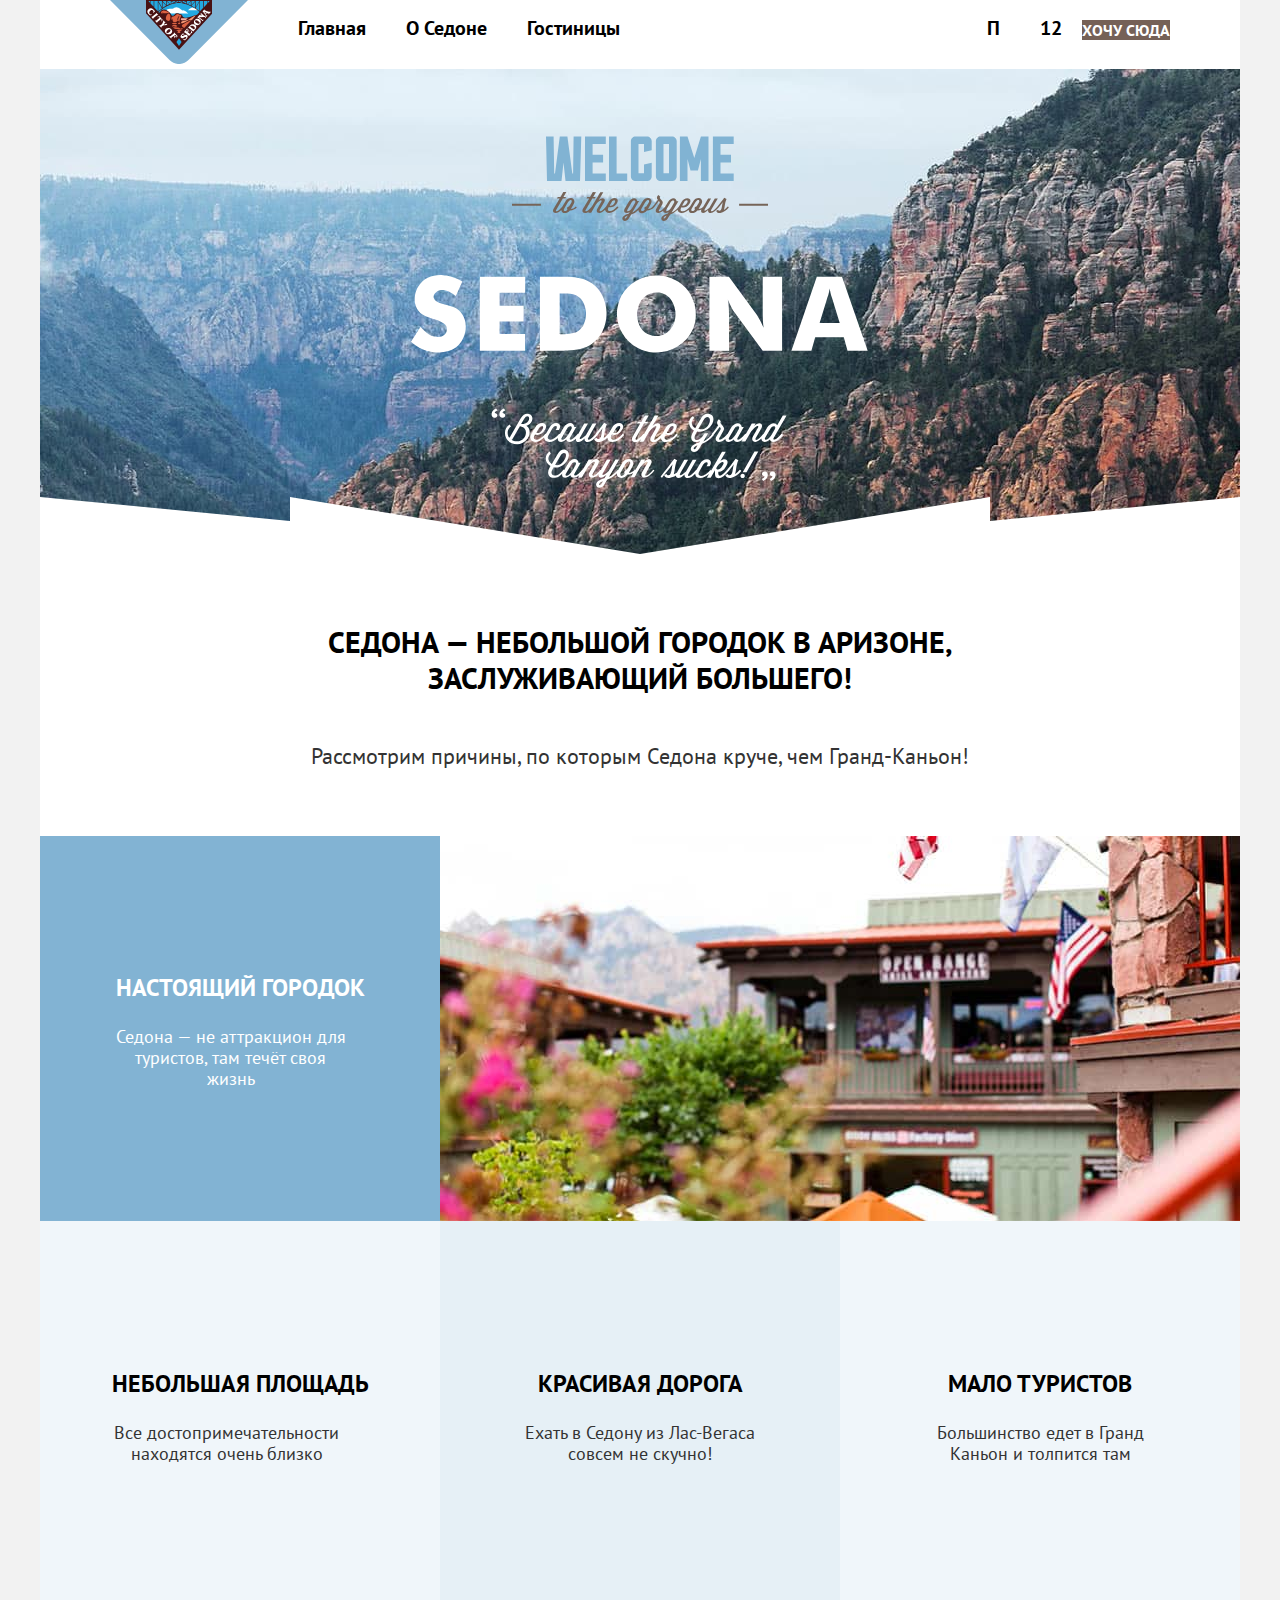
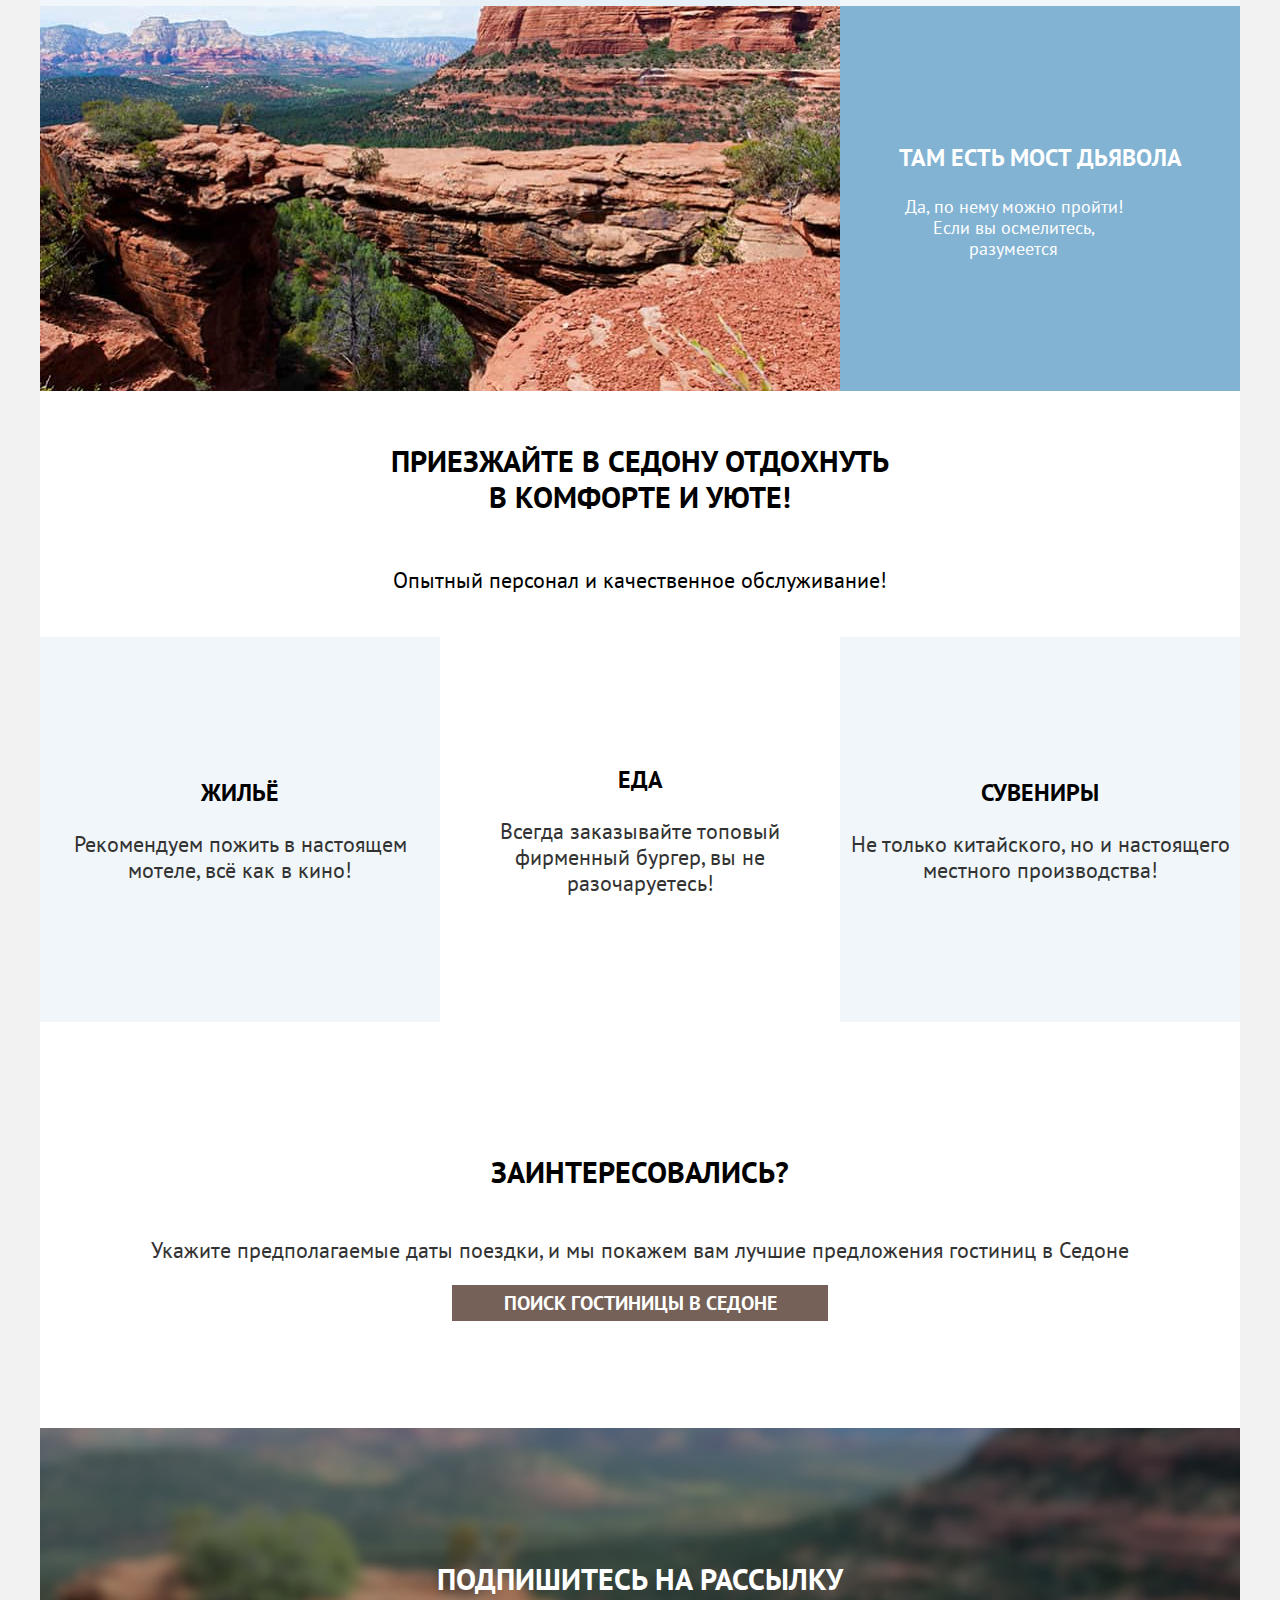
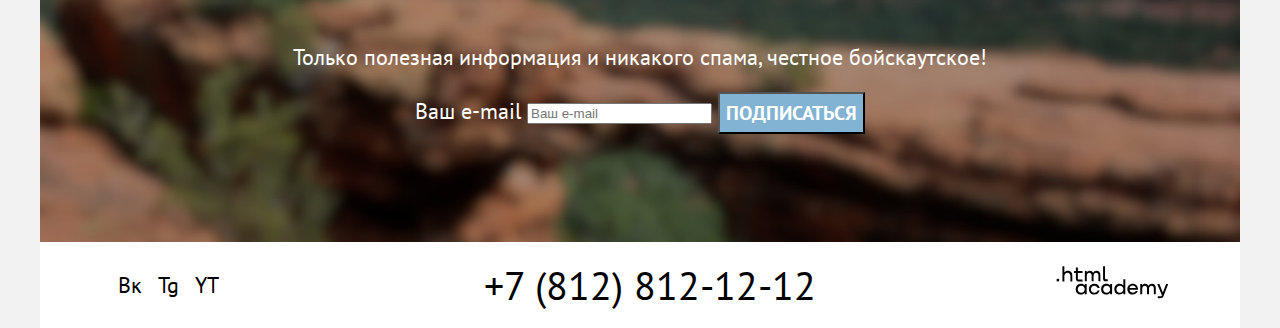
<file: index.html>
<!doctype html>
<html lang="ru">
  <head>
    <meta charset="utf-8" />
    <title>Седона</title>
    <link rel="stylesheet" href = "styles/styles.css">
  </head>

  <body>
    <div class = "page-wrapper">
    <header class = "page-header">
      <nav class = "navigation">
        <a class = "page-logo-link" href = "index.html">
          <img class = "page-logo" src = "images/logo/logo-cite.svg" alt = "Логотип сайта про город Седона" width="138" height="64">
        </a>
        <ul class = "navigation-list">
          <li class = "navigation-item">
            <a class = "navigation-link " href = "index.html" aria-current="page">Главная</a>
          </li>
          <li class = "navigation-item">
            <a class = "navigation-link" href = "#">О Седоне</a>
          </li>
          <li class = "navigation-item">
            <a class = "navigation-link" href = "catalog.html">Гостиницы</a>
          </li>
        </ul>
        <ul class = "navigation-list navigation-user">
          <li class = "navigation-item">
            <a class = "navigation-link" href = "#">
              <span class = "visually-hidden">
              П<!-- Поиск -->
              </span>
            </a>
          </li>
          <li class = "navigation-item">
            <a class = "navigation-link" href = "#">
              <span class = "visually-hidden">
                <!-- Избранное -->
              </span>
              <span class = "in-priorety">
                12
              </span>
              <span class = "visually-hidden">
                <!-- гостиниц в избранном -->
              </span>
            </a>
          </li>
          <li class = "navigation-item">
            <a class = "btn btn-want-here" href = "#">Хочу сюда</a>
          </li>
        </ul>
        </nav>
    </header>
    <main class = "main-index main-container">
      <section class = "index-welcome">
        <h1 class = "visually-hidden" hidden>Сайт о Седоне</h1>
        <!-- <img class = "welcome-img-nature" src = "images/index-welcome-background.jpg" alt = "Пейзаж гор Седоны" width="1200" height="485"> -->
        <img class = "welcome-img-text" src = "images/index-text-welcome.svg" alt = "Welcome to the gorgeous Sedona, because the Grand Canyon sucks!" width="458" height="352">
        </section>
      <section class = "description">
        <h2 class = "description-title">Седона — небольшой городок в Аризоне,<br>
        заслуживающий большего!</h2>
        <p class = "description-text">Рассмотрим причины, по которым Седона круче, чем Гранд-Каньон!</p>
        </section>
      <section class = "advantages">
        <h2 class = "visually-hidden" hidden>Преимущества города Седона </h2>
        <ul class = "advantages-list">
          <li class = "advantages-item first-advantages">
            <div class = "advantages-card">
              <h3 class = "advantages-card-title">Настоящий городок</h3>
              <p class = "advantages-card-text">Седона — не аттракцион для туристов, там течёт своя жизнь</p>
            </div>
          </li>
          <li class = "advantages-item advantages-li-image">
            <div class = "advantages-card">
              <img class = "advantages-card-img" src = "images/houses-flags.jpg" alt = "Домики с флагами стран в горах Седоны" width="800" height="385">
            </div>
          </li>
          <li class = "advantages-item second-advantages">
            <div class = "advantages-card">
              <h3 class = "advantages-card-title">Небольшая площадь</h3>
              <p class = "advantages-card-text">Все достопримечательности находятся очень близко</p>
            </div>
          </li>
          <li class = "advantages-item third-advantages">
            <div class = "advantages-card">
              <h3 class = "advantages-card-title">Красивая дорога</h3>
              <p class = "advantages-card-text">Ехать в Седону из Лас-Вегаса совсем не скучно!</p>
            </div>
          </li>
          <li class = "advantages-item fourth-advantages">
            <div class = "advantages-card">
              <h3 class = "advantages-card-title">Мало туристов</h3>
              <p class = "advantages-card-text">Большинство едет в Гранд Каньон и толпится там</p>
            </div>
          </li>
          <li class = "advantages-item advantages-li-image">
            <div class = "advantages-card">
              <img class = "advantages-card-img" src = "images/devil-bridge.jpg" alt = "Мост дьявола" width="800" height="385">
            </div>
          </li>
          <li class = "advantages-item fifth-advantages">
            <div class = "advantages-card">
              <h3 class = "advantages-card-title">Там есть мост дьявола</h3>
              <p class = "advantages-card-text">Да, по нему можно пройти! Если вы осмелитесь, разумеется</p>
          </div>
            </li>
          </ul>
        </section>
        <div class = "text-page-index">
          <p class = "description-title" >Приезжайте в Седону отдохнуть <br> в комфорте и уюте!</p>
          <p class = "usual-text-page">Опытный персонал и качественное обслуживание!</p>
        </div>
        <section class = "services">
          <h2 class = "visually-hidden" hidden>Услуги</h2>
          <ul class = "services-list">
            <li class = "services-item first-service">
              <div class = "services-card">
                <h3 class = "services-card-title">Жильё</h3>
                <p class = "services-card-text">Рекомендуем пожить в настоящем мотеле, всё как в кино!</p>
              </div>
            </li>
            <li class = "services-item second-service">
              <div class = "services-card">
                <h3 class = "services-card-title">Еда</h3>
                <p class = "services-card-text">Всегда заказывайте топовый фирменный бургер, вы не разочаруетесь!</p>
              </div>
            </li>
            <li class = "services-item third-service">
              <div class = "services-card">
                <h3 class = "services-card-title">Сувениры</h3>
                <p class = "services-card-text">Не только китайского, но и настоящего местного производства!</p>
              </div>
            </li>
          </ul>
          </section>
          <section class = "search-hotel">
            <h2 class = "search-hotel-title">Заинтересовались?</h2>
            <p class = "search-hotel-text">Укажите предполагаемые даты поездки, и мы покажем вам лучшие предложения гостиниц в Седоне</p>
            <a class = "btn btn-search-hotel" href = "#">Поиск гостиницы в Седоне</a>
            </section>
          <section class = "subscribe">
            <!-- <img class = "subscribe-image" src = "images/index-subscribe-background.jpg" alt = "Пейзаж Седоны" width="1200" height="415"> -->
            <h2 class = "subscribe-title">Подпишитесь на рассылку</h2>
            <p class = "subscribe-text">Только полезная информация и никакого спама, честное бойскаутское!</p>
            <form class = "subscribe-form" action="https://echo.htmlacademy.ru/" method="post">
              <label for = "user-email">Ваш e-mail</label>
              <input type = "text" name="email" id = "user-email" placeholder="Ваш e-mail">
              <button class = "btn btn-sign-up" type="submit">Подписаться</button>
              </form>
            </section>
    </main>
    <footer class = "page-footer">
      <section class = "footer-contacts">
        <h2 class = "visually-hidden" hidden>Контакты</h2>
        <ul class = "network-list">
          <li class = "network-item">
            <a class = "network-link">
              <span class = "visually-hidden">Вк</span>
            </a>
          </li>
          <li class = "network-item">
            <a class = "network-link">
              <span class = "visually-hidden">Tg</span>
            </a>
          </li>
          <li class = "network-item">
            <a class = "network-link">
              <span class = "visually-hidden">YT</span>
            </a>
          </li>
        </ul>
        <!-- вернуть нормальные название соцсетей когда будут сделаны иконки!! -->
          <a class = "phone-number" href="tel:+7(812)812-12-12">+7 (812) 812-12-12</a>
        <a class = "htmlacademy-logo-link" href="https://htmlacademy.ru/intensive/htmlcss">
          <img class = "htmlacademy-logo" src = "images/logo/logo-html-academy.svg" alt = "Логотип HTML Academy" width="115" height="33">
          </a>
        </section>
    </footer>
    </div>
  </body>
</html>
</file>
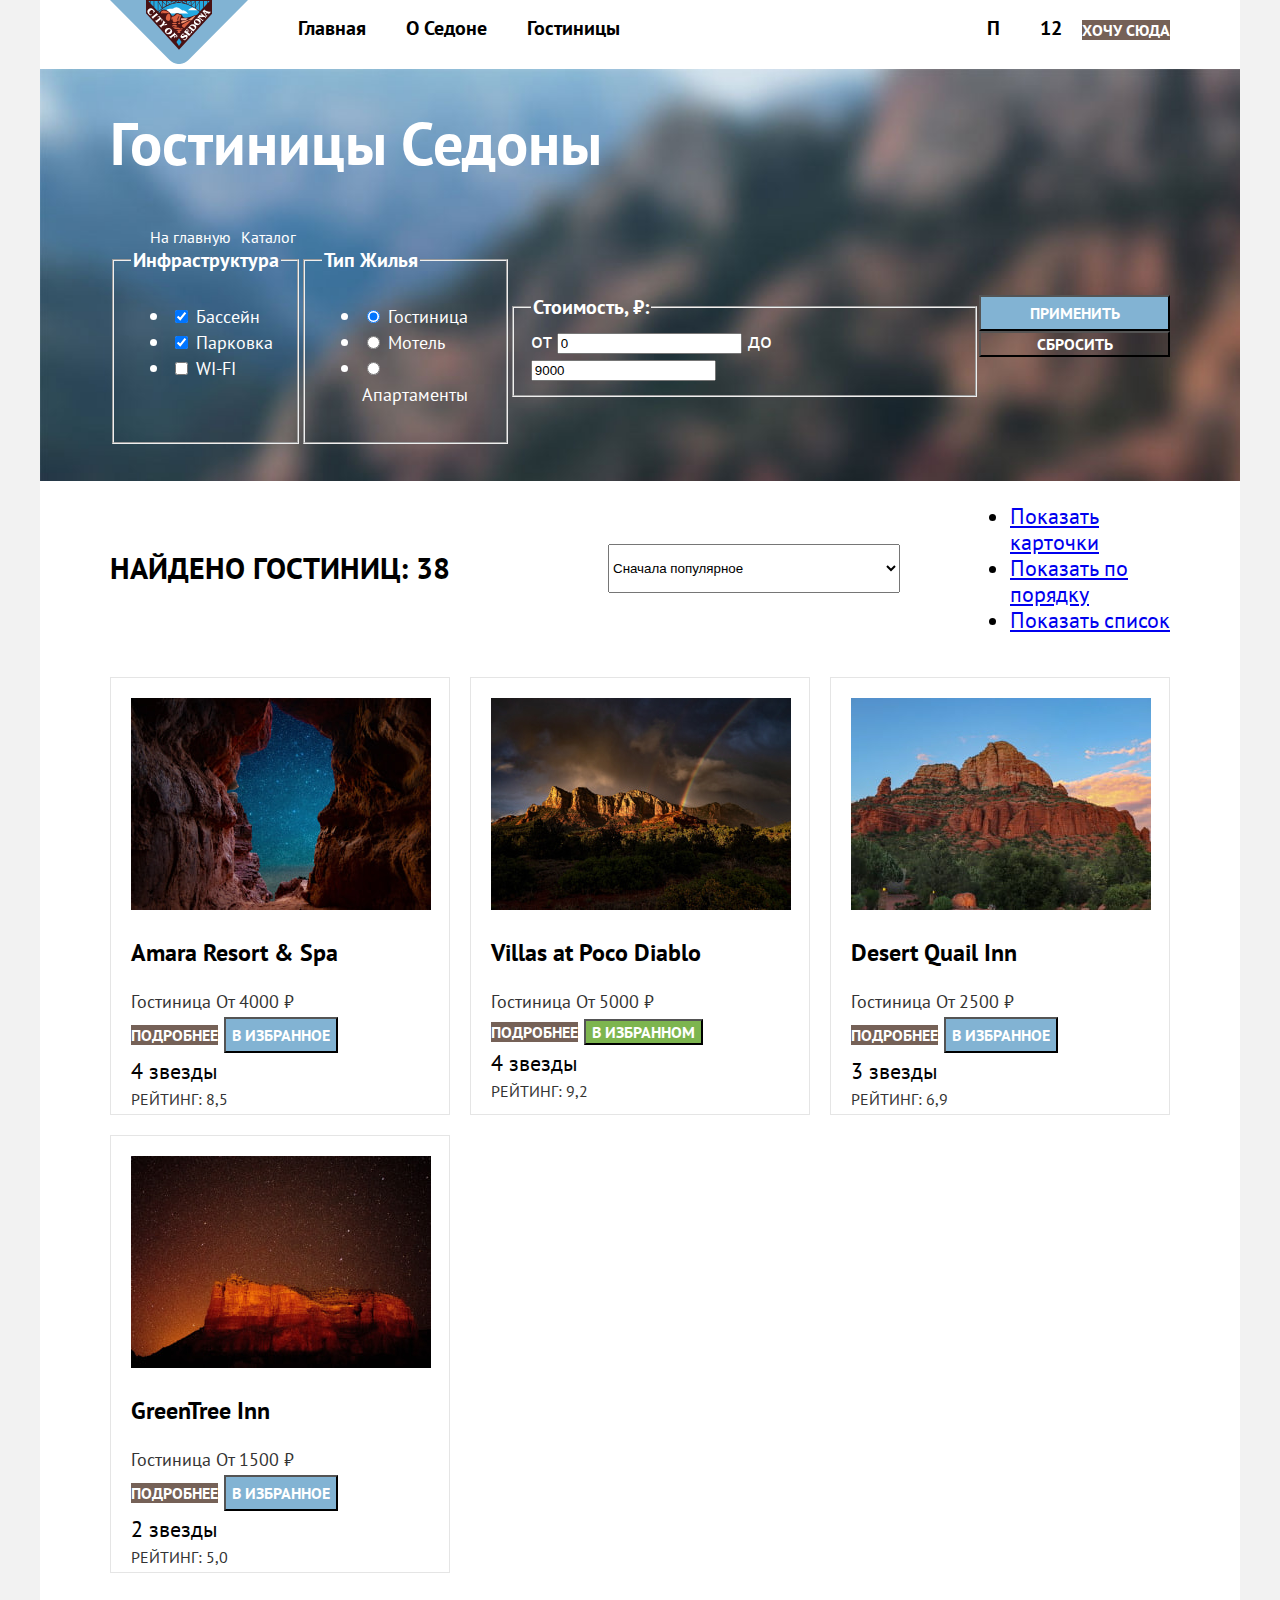
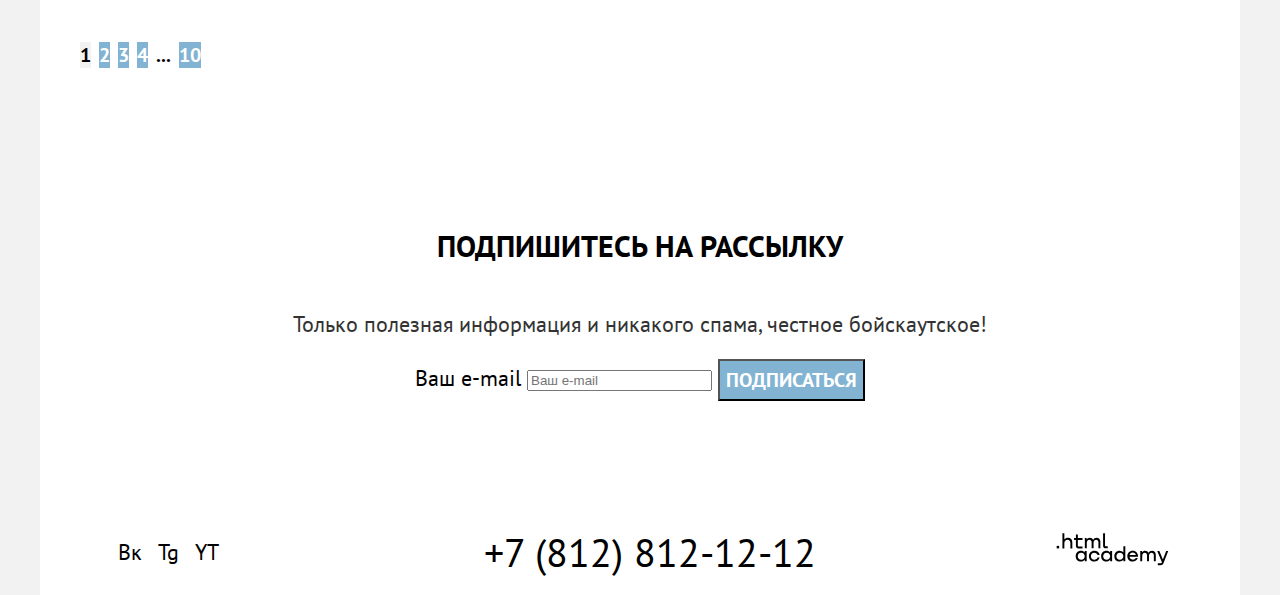
<file: catalog.html>
<!doctype html>
<html lang="ru">
  <head>
    <meta charset="utf-8" />
    <title>Гостиницы Седоны</title>
    <link rel="stylesheet" href = "styles/styles.css">
  </head>

  <body>
    <div class = "page-wrapper">
    <header class = "page-header">
      <nav class = "navigation">
        <a class = "page-logo-link" href = "index.html">
          <img class = "page-logo" src = "images/logo/logo-cite.svg" alt = "Логотип сайта про город Седона" width="138" height="64">
        </a>
        <ul class = "navigation-list">
          <li class = "navigation-item">
            <a class = "navigation-link " href = "index.html">Главная</a>
          </li>
          <li class = "navigation-item">
            <a class = "navigation-link" href = "#">О Седоне</a>
          </li>
          <li class = "navigation-item">
            <a class = "navigation-link" aria-current="page">Гостиницы</a>
          </li>
        </ul>
        <ul class = "navigation-list navigation-user">
          <li class = "navigation-item">
            <a class = "navigation-link" href = "#">
              <span class = "visually-hidden">
              П<!-- Поиск -->
              </span>
            </a>
          </li>
          <li class = "navigation-item">
            <a class = "navigation-link" href = "#">
              <span class = "visually-hidden">
                <!-- Избранное -->
              </span>
              <span class = "in-priorety">
                12
              </span>
              <span class = "visually-hidden">
                <!-- гостиниц в избранном -->
              </span>
            </a>
          </li>
          <li class = "navigation-item">
            <a class = "btn btn-want-here" href = "#">Хочу сюда</a>
          </li>
        </ul>
        </nav>
    </header>
    <main class = "main-container">
      <div class = "wrapper-filters">
      <h1 class = "catalog-page-title">Гостиницы Седоны</h1>
      <section class = "breadcrums">
        <h2 class = "visually-hidden" hidden>Навигация по страницам</h2>
        <ul class = "breadcrums-list">
          <li class = "breadcrums-item">
            <a class = "breadcrums-link" href = "index.html">
              <span class = "visually-hidden">На главную</span>
            </a>
          </li>
          <li class = "breadcrums-item">
            <a class = "breadcrums-link">Каталог</a>
          </li>
        </ul>
      </section>
      <section class = "hotels-filters">
        <h2 class = "visually-hidden" hidden>Фильтры гостиниц Седоны</h2>
        <form class = "hotels-filters-form" action = "https://echo.htmlacademy.ru/" method = "get">
          <div class = "hotels-filters-wrapper">
          <div class = "filter-group-wrapper">
          <fieldset class = "hotels-filter-group">
            <legend class = "hotels-filter-title">Инфраструктура</legend>
            <ul class = "hotels-filter-list">
              <li class = "hotels-filter-item">
                <label class = "control">
                  <input class = "control-input" type = "checkbox" name = "pool" checked>
                  Бассейн
                </label>
              </li>
              <li class = "hotels-filter-item">
                <label class = "control">
                  <input class = "control-input" type = "checkbox" name = "parking" checked>
                  Парковка
                </label>
              </li>
              <li class = "hotels-filter-item">
                <label class = "control">
                  <input class = "control-input" type = "checkbox" name = "wi-fi">
                  WI-FI
                </label>
              </li>
            </ul>
          </fieldset>
          <fieldset class = "hotels-filter-group">
            <legend class = "hotels-filter-title">Тип Жилья</legend>
            <ul class = "hotels-filter-list">
              <li class = "hotels-filter-item">
                <label class = "control">
                  <input class = "control-input" type = "radio" name = "room-type" value = "hotel" checked>
                  Гостиница
                </label>
              </li>
              <li class = "hotels-filter-item">
                <label class = "control">
                  <input class = "control-input" type = "radio" name = "room-type" value = "motel">
                  Мотель
                </label>
              </li>
              <li class = "hotels-filter-item">
                <label class = "control">
                  <input class = "control-input" type = "radio" name = "room-type" value = "apartments">
                  Апартаменты
                </label>
              </li>
            </ul>
          </fieldset>
          </div>
          <div class = "price-filter-wrapper">
          <fieldset class = "price-filter-group">
            <legend class = "price-filter-title">Стоимость, ₽:</legend>
            <label class = "filter-price-label" for = "min-price">от</label>
            <input class = "filter-price-input" placeholder="0" type = "number" id="min-price" name="min-price" value="0" min = "0">
            <label class = "filter-price-label" for = "max-price">до</label>
            <input class = "filter-price-input" placeholder="9000" type = "number" id="max-price" name="max-price" value="9000" min = "0">
          </fieldset>
          <div class = "filter-buttons">
          <button class = "btn btn-apply" type = "submit">Применить</button>
          <button class = "btn btn-reset" type = "reset">Сбросить</button>
          </div>
          </div>
        </div>
        </form>
        </section>
        </div>
        <section class = "type-display-hotels">
          <h2 class = "type-display-title">Найдено гостиниц: 38</h2>
          <select class = "select-control" aria-label = "Сортировка">
            <option value = "popular">Сначала популярное</option>
            <option value = "cheap">Сначала дешёвое</option>
            <option value = "expensive">Сначала дорогое</option>
          </select>
          <ul class = "type-display-list">
            <li class = "type-display-item">
              <a class = "type-display-link" href="catalog.html?view=tile" aria-current="page">
                <span class = "visually-hidden">Показать карточки</span>
              </a>
            </li>
            <li class = "type-display-item">
              <a class = "type-display-link" href="catalog.html?view=card">
                <span class = "visually-hidden">Показать по порядку</span>
              </a>
            </li>
            <li class = "type-display-item">
              <a class = "type-display-link" href="catalog.html?view=list">
                <span class = "visually-hidden">Показать список</span>
              </a>
            </li>
          </ul>
        </section>
        <section class = "hotel-card">
          <h2 class = "visually-hidden" hidden>Найденные варианты жилья</h2>
          <ul class = "hotel-card-list">
            <li class = "hotel-card-item">
              <div class = "hotel-card-wrapper">
                <a class = "hotel-card-link">
                <img class = "hotel-card-img" src = "images/hotels/hotel-1.jpg" alt = "Вид звёздного неба из ущелья" width="300" height="212">
                <h3 class = "hotel-card-title">Amara Resort & Spa</h3>
                </a>
                <p class = "hotel-card-text">Гостиница
                  <span>От 4000 ₽</span>
                </p>
                <a class = "btn btn-more-detail" href=" #">Подробнее</a>
                <button class = "btn btn-in-like" type = "button">В избранное</button>
                <p class = "hotel-card-stars">
                  <span class = "visually-hidden">4 звезды</span>
                </p>
                <p class = "hotel-card-raiting">Рейтинг: 8,5</p>
              </div>
            </li>


            <li class = "hotel-card-item">
              <div class = "hotel-card-wrapper">
                <a class = "hotel-card-link">
                <img class = "hotel-card-img" src = "images/hotels/hotel-2.jpg" alt = "Небольшая горная цепь на фоне пасмурного неба и радуги" width="300" height="212">
                <h3 class = "hotel-card-title">Villas at Poco Diablo</h3>
                </a>
                <p class = "hotel-card-text">Гостиница
                  <span>От 5000 ₽</span>
                </p>
                <a class = "btn btn-more-detail" href=" #">Подробнее</a>
                <button class = "btn btn-is-like" type="button">В избранном</button>
                <p class = "hotel-card-stars">
                  <span class = "visually-hidden">4 звезды</span>
                </p>
                <p class = "hotel-card-raiting">Рейтинг: 9,2</p>
              </div>
            </li>

            <li class = "hotel-card-item">
              <div class = "hotel-card-wrapper">
                <a class = "hotel-card-link">
                <img class = "hotel-card-img" src = "images/hotels/hotel-3.jpg" alt = "Гора на фоне ясного неба" width="300" height="212">
                <h3 class = "hotel-card-title">Desert Quail Inn</h3>
                </a>
                <p class = "hotel-card-text">Гостиница
                  <span>От 2500 ₽</span>
                </p>
                <a class = "btn btn-more-detail" href=" #">Подробнее</a>
                <button class = "btn btn-in-like" type="button">В избранное</button>
                <p class = "hotel-card-stars">
                  <span class = "visually-hidden">3 звезды</span>
                </p>
                <p class = "hotel-card-raiting">Рейтинг: 6,9</p>
              </div>
            </li>

            <li class = "hotel-card-item">
              <div class = "hotel-card-wrapper">
                <a class = "hotel-card-link">
                <img class = "hotel-card-img" src = "images/hotels/hotel-4.jpg" alt = "Обрыв под закатным солнцем на фоне звёзд" width="300" height="212">
                <h3 class = "hotel-card-title">GreenTree Inn</h3>
                </a>
                <p class = "hotel-card-text">Гостиница
                  <span>От 1500 ₽</span>
                </p>
                <a class = "btn btn-more-detail" href=" #">Подробнее</a>
                <button class = "btn btn-in-like" type="button">В избранное</button>
                <p class = "hotel-card-stars">
                  <span class = "visually-hidden">2 звезды</span>
                </p>
                <p class = "hotel-card-raiting">Рейтинг: 5,0</p>
              </div>
            </li>
          </ul>
          <ul class = "pagination-list">
            <li class = "pagination-item">
              <a class = "pagination-link pagination-link-current" href="#" aria-current="page">1</a>
            </li>
            <li class = "pagination-item">
              <a class = "pagination-link" href="#">2</a>
            </li>
            <li class = "pagination-item">
              <a class = "pagination-link" href="#">3</a>
            </li>
            <li class = "pagination-item">
              <a class = "pagination-link" href="#">4</a>
            </li>
            <li class = "pagination-item">
              <a class = "pagination-link pagination-link-more" href="#">...</a>
            </li>
            <li class = "pagination-item">
              <a class = "pagination-link" href="#">10</a>
            </li>
          </ul>
        </section>
        <section class = "subscribe subscribe-catalog">
            <h2 class = "subscribe-title subscribe-catalog-title">Подпишитесь на рассылку</h2>
            <p class = "subscribe-text subscribe-text-catalog">Только полезная информация и никакого спама, честное бойскаутское!</p>
            <form class = "subscribe-form" action="https://echo.htmlacademy.ru/" method="post">
              <label for = "user-email">Ваш e-mail</label>
              <input type = "text" name="email" id = "user-email" placeholder="Ваш e-mail">
              <button class = "btn btn-sign-up" type="submit">Подписаться</button>
              </form>
            </section>
    </main>
<footer class = "page-footer">
      <section class = "footer-contacts">
        <h2 class = "visually-hidden" hidden>Контакты</h2>
        <ul class = "network-list">
          <li class = "network-item">
            <a class = "network-link">
              <span class = "visually-hidden">Вк</span>
            </a>
          </li>
          <li class = "network-item">
            <a class = "network-link">
              <span class = "visually-hidden">Tg</span>
            </a>
          </li>
          <li class = "network-item">
            <a class = "network-link">
              <span class = "visually-hidden">YT</span>
            </a>
          </li>
          <!-- Написать нормальные названия соцсетей!!! -->
        </ul>
          <a class = "phone-number" href="tel:+7(812)812-12-12">+7 (812) 812-12-12</a>
        <a class = "htmlacademy-logo-link" href="https://htmlacademy.ru/intensive/htmlcss">
          <img class = "htmlacademy-logo" src = "images/logo/logo-html-academy.svg" alt = "Логотип HTML Academy" width="115" height="33">
          </a>
        </section>
    </footer>
    </div>
      </body>
      </html>
</file>
<file: styles/styles.css>
@font-face {
font-family: "PT Sans";
font-style: normal;
font-weight: 400;
src: url("../fonts/ptsans-400.woff2") format("woff2");
font-display: swap;
}

@font-face {
font-family: "PT Sans";
font-style: normal;
font-weight: 700;
src: url("../fonts/ptsans-700.woff2") format("woff2");
font-display: swap;
}
html {
  height:100%;
}
.main-container {
  flex-grow:1;
}
.catalog-page-title {
  margin-top:0;
}
body {
  margin:0 auto;
  display:flex;
  flex-direction:column;
  min-height:100%;
  width:1200px;
  font-family: "PT Sans", sans-serif;
  font-size:22px;
  line-height:26px;
  color:#000000 ;
  background-color: #F2F2F2;
}
.page-wrapper {
  margin:0;
  padding:0;
  display:flex;
  flex-direction:column;
  min-height:100%;
}
.btn {
  font-family: "PT Sans", sans-serif;
  font-weight: 700;
  text-transform: uppercase;
  text-align: center;
  color:#FFFFFF;
  text-decoration: none;
}
.btn-want-here, .btn-more-detail{
  background-color:#756157;
  font-size: 16px;
  line-height: 20px;
}
.btn-is-like{
  background-color:#7DB54F;
  font-size: 16px;
  line-height: 20px;
}
.btn-search-hotel{
  background-color:#756157;
  font-size: 20px;
  line-height: 36px;
  width:376px;
}
.btn-sign-up{
  background-color:#82B3D3;
  font-size: 20px;
  line-height: 36px;
  text-align: center;
}
.btn-apply, .btn-in-like {
  background-color:#82B3D3;
  font-size: 16px;
  line-height: 20px;
  height:36px;
}
.btn-reset{
  background-color:rgba(0,0, 0, 0);
  font-size: 16px;
  line-height: 20px;
  width: 191px;
}
.page-wrapper {
  background-color: #FFFFFF;
}
.page-header{
  font-weight: 700;
}
.page-header .navigation-link {
  display:block;
  margin:16px 20px;
  font-size:20px;
  line-height:24px;
  text-decoration: none;
  color: #000000;
}
.btn-want-here{
  font-size:16px;
  line-height:20px;
  color: #FFFFFF;
  text-transform: uppercase;
  text-align: center;
}
.welcome-img-nature{
  width: auto;
  height: auto;
}

/* .index-welcome {
  background-image: url("../images/index-welcome-background.jpg");
  background-position: center center;
  background-size: cover;
  background-repeat: no-repeat;
  background-color:#82B3D3;
  } */
.index-welcome {
  display:flex;
  align-items: center;
  background-image: url("../images/index-background-element.svg"), url("../images/index-welcome-background.jpg");
  background-position: center bottom;
  background-size: 100% auto;
  background-repeat: no-repeat;
  background-color:#82B3D3;
  height: 485px; /*удалить, когда всё сделаю*/

  }
.description-title, .text-page, .search-hotel-title, .subscribe-title{
  font-size:30px;
  line-height:36px;
  font-weight: 700;
  text-transform: uppercase;
  text-align: center;
}

.text-page .usual-text-page, .description-text, .search-hotel-text, .subscribe-text{
  font-size:22px;
  line-height:26px;
  font-weight: 400;
  text-align: center;
  color: #333333;
}
.subscribe-text{
  color:#FFFFFF;
}

.advantages-list, .services-list{
  display: flex;
  flex-direction:row;
  flex-wrap: wrap;
  text-align: center;
  padding:0;
  margin:0;
  justify-content:center;
  list-style-type:none;
}
.advantages-card-text, services-card-text {
  width:230px;
}/* думаю придётся убрать кода-то*/

 .advantages-item, .services-item{
  display:flex;
  flex-direction: column;
  justify-content: center;
  align-items: center;
  width:400px;
  height: 385px;
}
.advantages-item, .services-item {
  color: #333333;
}
.advantages-card-title, .services-card-title{
   font-size:24px;
  line-height:28px;
  font-weight: 700;
  text-transform: uppercase;
  color: #000000;
}
.advantages-card-text, services-card-text{
   font-size:18px;
  line-height:21px;
  font-weight: 400;
}
.first-advantages, .fifth-advantages, .first-advantages .advantages-card-title, .fifth-advantages   .advantages-card-title{
  color: #FFFFFF;
  background-color: #82B3D3;
}
.second-advantages, .fourth-advantages, .first-service, .third-service {
  background-color: #83B3D31F;
}
.third-advantages{
  background-color: #83B3D333;
}
.advantages-card-img {
  display:block;
}
.search-hotel {
  display:flex;
  flex-direction:column;
  justify-content:center;
  align-items: center;
  height:406px;
}
.btn-search-hotel, .btn-sign-up {
  color:#FFFFFF;
  font-size:20px;
  line-height:36px;
  font-weight: 700;
  text-transform: uppercase;
  text-align: center;
  vertical-align: middle;
}
.subscribe{
  display:flex;
  flex-direction:column;
  justify-content:center;
  color: #FFFFFF;
  background-color: #82B3D3;
  background-image: url("../images/index-subscribe-background.jpg");
  width: 100%;
  height:414px;
  background-position: center center;
  background-size: cover;
  background-repeat: no-repeat;
  text-align:center;
}
.page-footer .phone-number {
  font-size:40px;
  line-height:40px;
  font-weight: 400;
  text-transform: uppercase;
  text-decoration: none;
  color: #000000;
}
.wrapper-filters {
  background-image: url("../images/catalog-background.jpg");
  width:100%;
  height:412px;
  background-color:  #82B3D3;
  background-size: cover;
  background-repeat: no-repeat;
  color: #FFFFFF;
  padding: 35px 70px 70px;
  box-sizing: border-box;
}
.breadcrums-link{
  color: #FFFFFF;
  font-size: 16px;
  line-height:21px;
  text-decoration: none;
}

.catalog-page-title {
  font-size: 60px;
  line-height: 78px;
  font-weight: 700;
}
.hotels-filter-title, .price-filter-title{
  font-size: 20px;
  line-height: 24px;
  font-weight: 700;
}
.control {
  font-size:18px;
  line-height:23px;
}
.type-display-title {
  font-size: 30px;
  line-height: 36px;
  font-weight: 700;
  text-transform: uppercase;
}
.hotel-card-title {
  font-size:24px;
  line-height: 28px;
  font-weight: 700;
}
.hotel-card-text{
  font-size:18px;
  line-height:21px;
  color:#333333;
}
.hotel-card-raiting {
  font-size:16px;
  line-height:21px;
  color:#333333;
  text-transform: uppercase;
}
.pagination-link {
  font-family: "PT Sans", sans-serif;
  font-weight: 700;
  text-transform: uppercase;
  text-align: center;
  color:#FFFFFF;
  text-decoration: none;
  background-color:#82B3D3;
  font-size: 20px;
  line-height: 36px;
}
.pagination-link-current{
  background-color:#F2F2F2;
  color:#000000;
}
.pagination-link-more {
  background-color:rgba(0,0, 0, 0);
  color:#000000;
}
.subscribe-catalog{
  color:#000000;
  background-image: none;
  background-color: #FFFFFF;
  text-align:center;
}
.subscribe-text-catalog{
  color:#333333;
}
.navigation {
  display:grid;
  align-items: flex-start;
  grid-template-columns: 140px 1fr auto;
  column-gap:28px;
  margin:0 70px;
}
.navigation-list {
  display:flex;
  flex-wrap: wrap;
  justify-content:flex-start;
  margin: 0;
  padding: 0;
  list-style-type:none;
}
.navigation-user {
  display:flex;
  flex-wrap: wrap;
  align-items: center;
  max-width:300px;
  margin-left:auto;
}
.welcome-img-text {
  display:block;
  margin: 0 auto;
}
.footer-contacts {
  display:grid;
  grid-template-columns: auto 335px 115px;
  column-gap: 236px;
  align-items: center;
  margin: 0 70px;
}
.network-list {
display:flex;
padding:0;
flex-wrap: wrap;
list-style-type:none;
}
.network-item {
  margin:8px;
}
.htmlacademy-logo {
  width:115px;
}
.advantages-li-image {
  width:800px;
  height:385px;
}
.breadcrums-list {
  display:flex;
  flex-direction:row;
  margin:0;
  list-style-type:none;
}
.breadcrums-item {
  margin-right: 10px;
}
.hotels-filters-wrapper {
  display:flex;
  flex-direction:row;
  align-items:center;
  justify-content:space-around;
}
.description {
  display:flex;
  flex-direction: column;
  justify-content: center;
  height:282px;
}
.text-page-index {
  display:flex;
  flex-direction: column;
  justify-content: center;
  align-items: center;
  height:246px;
}
.filter-group-wrapper {
  display:flex;
}
.price-filter-wrapper {
 display:flex;
 flex-direction:row;
}
.filter-buttons {
  display:flex;
  flex-direction:column;
}
.hotel-card {
  display:flex;
  flex-direction:column;
  justify-content:center;
  margin:auto auto;

}
.type-display-hotels {
  display:grid;
  grid-template-columns: 1fr 292px auto;
  grid-gap: 70px;
  align-items: center;
  margin-right:70px;
  margin-left:70px;
}
.select-control {
  width:292px;
  height:49px;
}
.hotel-card-list {
  display:flex;
  flex-direction:row;
  flex-wrap:wrap;
  justify-content:space-between;
  padding:0;
  margin-right:70px;
  margin-left:70px;
  list-style-type:none;
  align-items: flex-start;
}
.hotel-card-wrapper {
  padding:20px;
  border:1px solid #E5E5E5;
  width:340px;
  height:438px;
  margin-right:20px;
  margin-bottom: 20px;
  box-sizing: border-box;
}
.hotel-card-item:nth-child(3n) .hotel-card-wrapper
{
  margin-right:0;
}
.pagination-list {
  display:flex;
  list-style-type:none;
}
.type-display-list {
  display:flex;
  flex-wrap: wrap;
  margin-left:auto;
  width:160px;
}






 /* Временные решения */
 .hotel-card-item p {
  margin: 5px 0;
 }
.pagination-item {
  margin-right: 8px;
}
</file>
